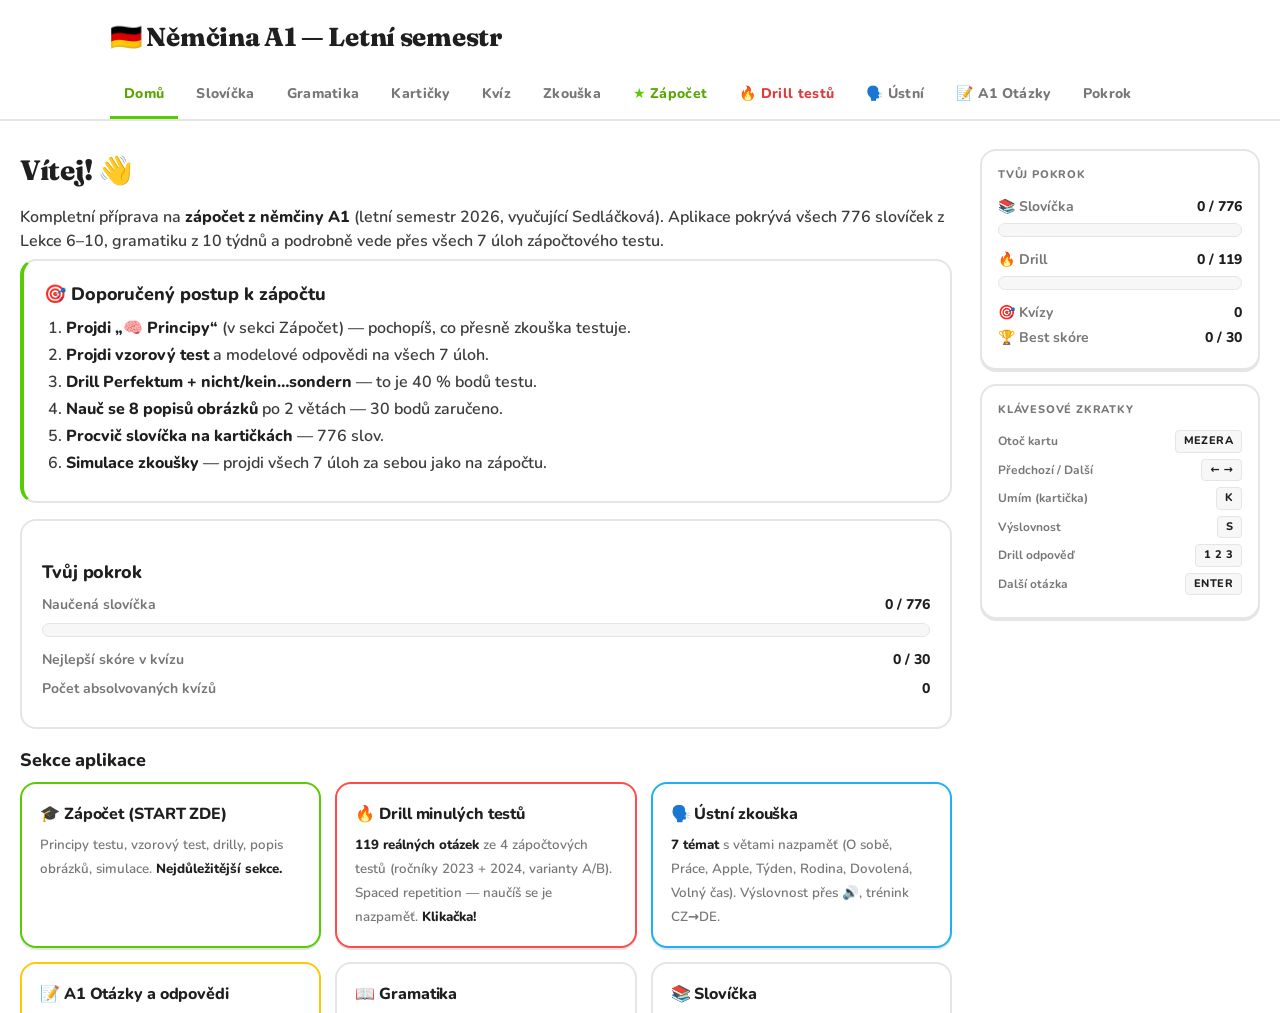
<file: index.html>
<!DOCTYPE html>
<html lang="cs">
<head>
<meta charset="UTF-8">
<meta http-equiv="refresh" content="0; url=./app/">
<link rel="canonical" href="./app/">
<title>Němčina A1 — Příprava na zkoušku</title>
<style>
  body{font-family:system-ui,sans-serif;background:#fff;color:#3C3C3C;display:flex;align-items:center;justify-content:center;min-height:100vh;margin:0;text-align:center;padding:20px}
  a{color:#58A700;font-weight:800;text-decoration:none;border-bottom:2px solid #58CC02;padding:4px 0}
</style>
</head>
<body>
<div>
  <p>Přesměrovávám na aplikaci…</p>
  <p><a href="./app/">Pokud se nic nestane, klikni sem</a></p>
</div>
</body>
</html>
</file>
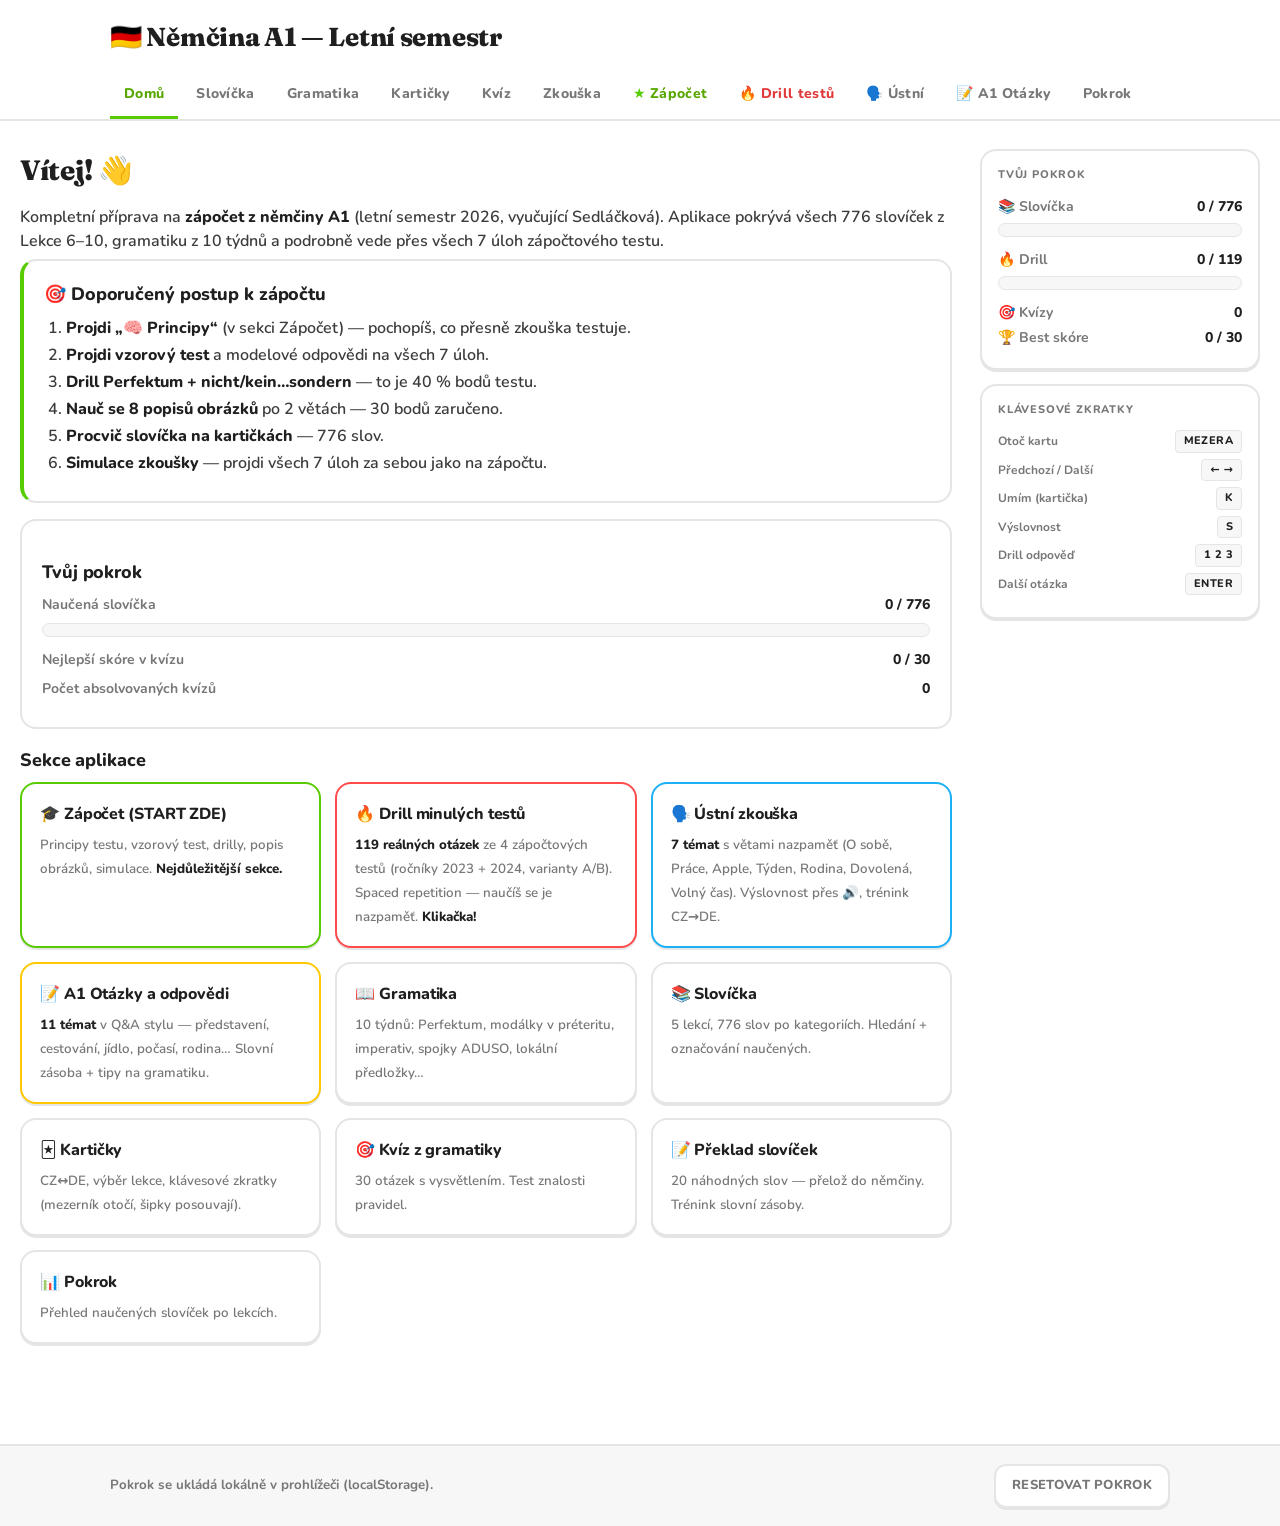
<file: app/index.html>
<!DOCTYPE html>
<html lang="cs">
<head>
<meta charset="UTF-8">
<meta name="viewport" content="width=device-width, initial-scale=1.0">
<title>Němčina A1 — Příprava na zkoušku</title>
<link rel="preconnect" href="https://fonts.googleapis.com">
<link rel="preconnect" href="https://fonts.gstatic.com" crossorigin>
<link href="https://fonts.googleapis.com/css2?family=Nunito:wght@600;700;800;900&family=Fraunces:wght@600;800&display=swap" rel="stylesheet">
<link rel="stylesheet" href="style.css">
</head>
<body>
<header>
  <div class="wrap">
    <h1>🇩🇪 Němčina A1 — Letní semestr</h1>
    <nav id="mainNav">
      <button data-view="home" class="active">Domů</button>
      <button data-view="vocab">Slovíčka</button>
      <button data-view="grammar">Gramatika</button>
      <button data-view="flashcards">Kartičky</button>
      <button data-view="quiz">Kvíz</button>
      <button data-view="exam">Zkouška</button>
      <button data-view="test">Zápočet</button>
      <button data-view="drill">🔥 Drill testů</button>
      <button data-view="oral">🗣️ Ústní</button>
      <button data-view="prepa1">📝 A1 Otázky</button>
      <button data-view="progress">Pokrok</button>
    </nav>
  </div>
</header>

<div class="layout">
  <main id="app"></main>
  <aside class="rail" id="rail">
    <div class="widget">
      <h4>Tvůj pokrok</h4>
      <div class="rail-stat"><span>📚 Slovíčka</span><b id="rail-vocab">— / —</b></div>
      <div class="bar"><div class="bar-fill" id="rail-vocab-bar" style="width:0%"></div></div>
      <div class="rail-stat"><span>🔥 Drill</span><b id="rail-drill">— / —</b></div>
      <div class="bar"><div class="bar-fill" id="rail-drill-bar" style="width:0%"></div></div>
      <div class="rail-stat"><span>🎯 Kvízy</span><b id="rail-quizzes">0</b></div>
      <div class="rail-stat"><span>🏆 Best skóre</span><b id="rail-best">0 / 0</b></div>
    </div>
    <div class="widget">
      <h4>Klávesové zkratky</h4>
      <div class="rail-kbd"><span>Otoč kartu</span><kbd>Mezera</kbd></div>
      <div class="rail-kbd"><span>Předchozí / Další</span><kbd>← →</kbd></div>
      <div class="rail-kbd"><span>Umím (kartička)</span><kbd>K</kbd></div>
      <div class="rail-kbd"><span>Výslovnost</span><kbd>S</kbd></div>
      <div class="rail-kbd"><span>Drill odpověď</span><kbd>1 2 3</kbd></div>
      <div class="rail-kbd"><span>Další otázka</span><kbd>Enter</kbd></div>
    </div>
  </aside>
</div>

<footer>
  <div class="wrap">
    <small>Pokrok se ukládá lokálně v prohlížeči (localStorage).</small>
    <button id="resetBtn" class="ghost">Resetovat pokrok</button>
  </div>
</footer>

<script src="data.js"></script>
<script src="app.js"></script>
</body>
</html>
</file>
<file: app/style.css>
/* ==========================================================================
   Němčina A1 — Duolingo-style hybrid (light theme)
   ========================================================================== */

* { box-sizing: border-box; }

:root {
  /* — Surfaces — */
  --bg:        #FFFFFF;
  --bg-soft:   #F7F7F7;
  --panel:     #FFFFFF;
  --panel-2:   #F7F7F7;        /* alias for app.js compatibility */
  --border:    #E5E5E5;
  --line-soft: #EFEFEF;

  /* — Text — */
  --text:   #3C3C3C;
  --strong: #1F1F1F;
  --muted:  #777777;
  --faint:  #AFAFAF;

  /* — Brand — */
  --accent:        #58CC02;    /* primary green */
  --accent-shade:  #58A700;
  --accent-tint:   #D7FFB8;
  --accent-2:      #FF4B4B;    /* drill / wrong */
  --accent-2-shade:#E03A3A;
  --accent-2-tint: #FFDFE0;

  --blue:       #1CB0F6;
  --blue-shade: #1899D6;
  --blue-tint:  #DDF4FF;

  --gold:       #FFC800;
  --gold-shade: #E0AB00;

  /* — Semantic — */
  --ok:  #58A700;
  --err: #E03A3A;

  /* — Type — */
  --font:         'Nunito', system-ui, -apple-system, BlinkMacSystemFont, "Segoe UI", Roboto, sans-serif;
  --font-display: 'Fraunces', Georgia, serif;

  /* — Radii — */
  --r-sm: 8px;
  --r:    12px;
  --r-md: 16px;
  --r-lg: 20px;
  --r-pill: 999px;
}

html, body {
  margin: 0; padding: 0;
  background: var(--bg);
  color: var(--text);
  font-family: var(--font);
  font-weight: 600;
  font-size: 16px;
  line-height: 1.5;
  -webkit-font-smoothing: antialiased;
}

.wrap { max-width: 1100px; margin: 0 auto; padding: 0 20px; }

/* ============================================================
   Header (white, sticky, brand + tab nav)
   ============================================================ */
header {
  background: var(--bg);
  border-bottom: 2px solid var(--border);
  padding: 18px 0 0;
  position: sticky; top: 0; z-index: 10;
}
header h1 {
  margin: 0 0 14px;
  font-family: var(--font-display);
  font-size: 26px;
  font-weight: 800;
  letter-spacing: -0.3px;
  color: var(--strong);
}

/* tab nav */
nav {
  display: flex; gap: 4px; flex-wrap: wrap;
  border-bottom: 0;
  padding-bottom: 0;
}
nav button {
  background: transparent;
  color: var(--muted);
  border: 0;
  padding: 12px 14px;
  font: inherit;
  font-weight: 800;
  cursor: pointer;
  border-bottom: 3px solid transparent;
  border-radius: 0;
  transition: color .12s, background .12s, border-color .12s;
  font-size: 14px;
  letter-spacing: 0.3px;
}
nav button:hover { color: var(--strong); background: var(--bg-soft); }
nav button.active {
  color: var(--accent-shade);
  border-bottom-color: var(--accent);
}
nav button[data-view="test"] { color: var(--accent-shade); }
nav button[data-view="test"].active { color: var(--accent-shade); }
nav button[data-view="test"]::before { content: "★ "; color: var(--accent); }
nav button[data-view="drill"] { color: var(--accent-2-shade); }
nav button[data-view="drill"].active {
  color: var(--accent-2-shade);
  border-bottom-color: var(--accent-2);
}

/* ============================================================
   Layout — main + right rail (rail hidden < 1080)
   ============================================================ */
.layout {
  display: grid;
  grid-template-columns: 1fr 280px;
  gap: 28px;
  padding: 28px 20px 60px;
  max-width: 1300px;
  margin: 0 auto;
  align-items: start;
}
.layout > main { min-width: 0; }
.rail {
  position: sticky; top: 100px;
  display: flex; flex-direction: column; gap: 14px;
}
@media (max-width: 1080px) {
  .layout { grid-template-columns: 1fr; max-width: 1100px; }
  .rail { display: none; }
}

main { min-height: 70vh; }

/* ============================================================
   Typography
   ============================================================ */
h2 {
  font-family: var(--font-display);
  font-size: 28px;
  font-weight: 800;
  margin: 0 0 14px;
  color: var(--strong);
  letter-spacing: -0.3px;
}
h3 {
  font-size: 18px;
  font-weight: 800;
  margin: 18px 0 8px;
  color: var(--strong);
  letter-spacing: -0.1px;
}
h4 {
  font-size: 15px;
  font-weight: 800;
  margin: 12px 0 6px;
  color: var(--blue-shade);
  letter-spacing: 0;
}
p { margin: 6px 0; }
ul, ol { margin: 6px 0; padding-left: 22px; }
li { margin: 3px 0; }
b { color: var(--strong); font-weight: 800; }
small { color: var(--muted); font-weight: 600; }

table { border-collapse: collapse; margin: 10px 0; width: 100%; max-width: 700px; }
th, td {
  border: 1px solid var(--border);
  padding: 9px 12px; text-align: left; vertical-align: top;
}
th {
  background: var(--bg-soft);
  color: var(--muted);
  font-weight: 800;
  text-transform: uppercase;
  letter-spacing: 0.8px;
  font-size: 12px;
}

/* ============================================================
   Cards & tiles
   ============================================================ */
.card {
  background: var(--panel);
  border: 2px solid var(--border);
  border-radius: var(--r-md);
  padding: 20px;
  margin-bottom: 16px;
}
.grid {
  display: grid;
  grid-template-columns: repeat(auto-fit, minmax(260px, 1fr));
  gap: 14px;
}
.tile {
  background: var(--panel);
  border: 2px solid var(--border);
  border-radius: var(--r-md);
  padding: 18px;
  cursor: pointer;
  transition: transform .12s, border-color .12s, box-shadow .12s;
  box-shadow: 0 2px 0 var(--border);
}
.tile:hover {
  border-color: var(--accent);
  transform: translateY(-2px);
  box-shadow: 0 4px 0 var(--accent-shade);
}
.tile h3 {
  margin: 0 0 6px;
  color: var(--strong);
  font-size: 16px;
}
.tile small { color: var(--muted); font-weight: 600; }

/* ============================================================
   Buttons (chunky 3D press)
   ============================================================ */
button.primary, .btn {
  background: var(--accent);
  color: #fff;
  border: 0;
  padding: 12px 20px;
  border-radius: var(--r);
  cursor: pointer;
  font-weight: 800;
  font: inherit;
  font-size: 14px;
  letter-spacing: 0.5px;
  text-transform: uppercase;
  transition: filter .1s, transform .05s;
  box-shadow: 0 4px 0 var(--accent-shade);
}
button.primary:hover, .btn:hover { filter: brightness(1.05); }
button.primary:active, .btn:active {
  transform: translateY(2px);
  box-shadow: 0 2px 0 var(--accent-shade);
}
button.primary:disabled, .btn:disabled {
  background: #E5E5E5 !important;
  color: var(--faint) !important;
  box-shadow: 0 4px 0 var(--border) !important;
  cursor: not-allowed;
  filter: none;
}

button.ghost {
  background: var(--bg);
  color: var(--muted);
  border: 2px solid var(--border);
  padding: 10px 16px;
  border-radius: var(--r);
  cursor: pointer;
  font: inherit;
  font-weight: 800;
  font-size: 13px;
  letter-spacing: 0.3px;
  text-transform: uppercase;
  box-shadow: 0 2px 0 var(--border);
  transition: filter .1s, transform .05s, background .12s;
}
button.ghost:hover { background: var(--bg-soft); color: var(--strong); }
button.ghost:active { transform: translateY(2px); box-shadow: 0 0 0 var(--border); }

/* ============================================================
   Vocab — pills + search + table
   ============================================================ */
.lesson-nav {
  display: flex; gap: 8px; flex-wrap: wrap;
  margin-bottom: 16px;
}
.lesson-nav button {
  background: var(--bg);
  color: var(--muted);
  border: 2px solid var(--border);
  padding: 8px 16px;
  border-radius: var(--r-pill);
  cursor: pointer;
  font: inherit;
  font-weight: 800;
  font-size: 13px;
  letter-spacing: 0.4px;
  text-transform: uppercase;
  box-shadow: 0 2px 0 var(--border);
  transition: filter .1s, background .12s;
}
.lesson-nav button:hover { background: var(--bg-soft); }
.lesson-nav button.active {
  background: var(--blue);
  color: #fff;
  border-color: var(--blue);
  box-shadow: 0 2px 0 var(--blue-shade);
}

.search {
  width: 100%; max-width: 420px;
  background: var(--bg-soft);
  border: 2px solid var(--border);
  color: var(--text);
  padding: 11px 16px;
  border-radius: var(--r-pill);
  font: inherit;
  font-weight: 700;
  margin-bottom: 14px;
  transition: background .12s, border-color .12s;
}
.search:focus {
  outline: none;
  background: var(--bg);
  border-color: var(--blue);
}

.vocab-table {
  width: 100%;
  border-collapse: separate; border-spacing: 0;
  background: var(--panel);
  border-radius: var(--r-md);
  border: 2px solid var(--border);
  overflow: hidden;
  margin-top: 8px;
}
.vocab-table th {
  background: var(--bg-soft);
  text-align: left;
  padding: 12px 14px;
  color: var(--muted);
  font-size: 11px;
  font-weight: 800;
  text-transform: uppercase;
  letter-spacing: 0.8px;
  border: 0;
  border-bottom: 2px solid var(--border);
}
.vocab-table td {
  padding: 11px 14px;
  border: 0;
  border-top: 1px solid var(--line-soft);
  font-size: 15px;
}
.vocab-table tr:first-child td { border-top: 0; }
.vocab-table .de { color: var(--strong); font-weight: 800; }
.vocab-table .cs { color: var(--muted); font-weight: 700; }
.vocab-table tr.known { opacity: .55; }

.know-btn {
  background: var(--bg);
  border: 2px solid var(--border);
  color: var(--muted);
  padding: 4px 10px;
  border-radius: var(--r-sm);
  cursor: pointer;
  font: inherit;
  font-weight: 800;
  font-size: 11px;
  letter-spacing: 0.4px;
  text-transform: uppercase;
  box-shadow: 0 2px 0 var(--border);
  transition: filter .1s;
}
.know-btn:hover { background: var(--bg-soft); }
.know-btn.on {
  background: var(--accent);
  border-color: var(--accent);
  color: #fff;
  box-shadow: 0 2px 0 var(--accent-shade);
}

/* ============================================================
   Grammar — accordion
   ============================================================ */
.acc {
  background: var(--panel);
  border: 2px solid var(--border);
  border-radius: var(--r-md);
  margin-bottom: 10px;
  overflow: hidden;
  box-shadow: 0 2px 0 var(--border);
}
.acc-h {
  padding: 14px 18px;
  background: var(--bg);
  cursor: pointer;
  display: flex; justify-content: space-between; align-items: center;
  font-weight: 800;
  font-size: 15px;
  color: var(--strong);
  transition: background .12s;
}
.acc-h:hover { background: var(--bg-soft); color: var(--accent-shade); }
.acc-b {
  padding: 16px 20px 18px;
  display: none;
  border-top: 2px solid var(--line-soft);
  background: var(--bg);
}
.acc.open .acc-b { display: block; }
.acc.open .acc-h { color: var(--accent-shade); }

/* ============================================================
   Flashcards
   ============================================================ */
.flash-wrap { max-width: 620px; margin: 0 auto; }
.flash-card {
  perspective: 1200px;
  height: 280px;
  margin: 20px 0;
  cursor: pointer;
}
.flash-inner {
  position: relative; width: 100%; height: 100%;
  transition: transform .5s;
  transform-style: preserve-3d;
}
.flash-inner.flipped { transform: rotateY(180deg); }
.flash-front, .flash-back {
  position: absolute; inset: 0;
  backface-visibility: hidden;
  display: flex; align-items: center; justify-content: center;
  border-radius: var(--r-lg);
  padding: 30px;
  font-family: var(--font-display);
  font-size: 32px;
  font-weight: 800;
  text-align: center;
  border: 2px solid var(--border);
  box-shadow: 0 6px 0 var(--border);
  letter-spacing: -0.3px;
}
.flash-front {
  background: var(--bg);
  color: var(--strong);
}
.flash-back {
  background: var(--blue-tint);
  border-color: var(--blue);
  color: var(--blue-shade);
  box-shadow: 0 6px 0 var(--blue-shade);
  transform: rotateY(180deg);
}
.flash-meta {
  text-align: center;
  color: var(--muted);
  font-size: 13px;
  font-weight: 800;
  margin-bottom: 10px;
  text-transform: uppercase;
  letter-spacing: 0.6px;
}
.flash-controls {
  display: flex; gap: 10px;
  justify-content: center; flex-wrap: wrap;
  margin-top: 14px;
}
.flash-opts {
  display: flex; gap: 16px;
  justify-content: center; flex-wrap: wrap; align-items: center;
  margin-bottom: 16px;
  font-size: 13px;
  color: var(--muted);
  font-weight: 800;
  text-transform: uppercase;
  letter-spacing: 0.5px;
}
.flash-opts label { cursor: pointer; display: flex; align-items: center; gap: 6px; }
.flash-opts select {
  background: var(--bg);
  color: var(--strong);
  border: 2px solid var(--border);
  box-shadow: 0 2px 0 var(--border);
  padding: 6px 10px;
  border-radius: var(--r-sm);
  font: inherit;
  font-weight: 800;
  font-size: 12px;
  text-transform: uppercase;
}

/* ============================================================
   Quiz / Drill — options + feedback
   ============================================================ */
.quiz-q {
  font-family: var(--font-display);
  font-size: 22px;
  font-weight: 800;
  margin-bottom: 16px;
  color: var(--strong);
  letter-spacing: -0.2px;
}
.opt {
  display: block; width: 100%;
  text-align: left;
  background: var(--bg);
  color: var(--strong);
  border: 2px solid var(--border);
  border-radius: var(--r);
  padding: 13px 16px;
  margin-bottom: 8px;
  cursor: pointer;
  font: inherit;
  font-weight: 800;
  font-size: 15px;
  box-shadow: 0 2px 0 var(--border);
  transition: background .1s, border-color .1s;
}
.opt:hover {
  background: var(--bg-soft);
  border-color: var(--blue);
}
.opt.correct {
  background: var(--accent-tint);
  border-color: var(--accent);
  color: var(--accent-shade);
  box-shadow: 0 2px 0 var(--accent-shade);
}
.opt.wrong {
  background: var(--accent-2-tint);
  border-color: var(--accent-2);
  color: var(--accent-2-shade);
  box-shadow: 0 2px 0 var(--accent-2-shade);
}
.opt.disabled { cursor: default; }

.expl {
  background: var(--bg-soft);
  border-left: 4px solid var(--blue);
  padding: 12px 16px;
  border-radius: var(--r-sm);
  margin-top: 10px;
  color: var(--text);
  font-size: 14px;
  font-weight: 700;
  line-height: 1.55;
}
.expl.ok  { background: var(--accent-tint);   border-left-color: var(--accent); }
.expl.bad { background: var(--accent-2-tint); border-left-color: var(--accent-2); }

.quiz-prog {
  color: var(--muted);
  font-size: 13px;
  font-weight: 800;
  margin-bottom: 14px;
  text-transform: uppercase;
  letter-spacing: 0.5px;
}

/* ============================================================
   Progress bar
   ============================================================ */
.bar {
  background: var(--bg-soft);
  height: 14px;
  border-radius: var(--r-pill);
  overflow: hidden;
  margin: 6px 0 12px;
  border: 1px solid var(--border);
}
.bar-fill {
  height: 100%;
  background: var(--accent);
  border-radius: var(--r-pill);
  transition: width .5s;
  position: relative;
}
.bar-fill::after {
  content: '';
  position: absolute;
  top: 3px; left: 6px; right: 6px;
  height: 3px;
  background: rgba(255,255,255,0.45);
  border-radius: 2px;
}
.stat {
  display: flex; justify-content: space-between;
  margin: 8px 0;
  font-size: 14px;
  font-weight: 800;
  color: var(--strong);
}
.stat span { color: var(--muted); font-weight: 700; }
.stat b { color: var(--strong); font-weight: 800; }

/* ============================================================
   Exam input (textarea / input)
   ============================================================ */
.exam-input {
  width: 100%;
  background: var(--bg-soft);
  border: 2px solid var(--border);
  color: var(--strong);
  padding: 12px 16px;
  border-radius: var(--r);
  font: inherit;
  font-weight: 700;
  font-size: 16px;
  margin: 10px 0;
  transition: background .12s, border-color .12s;
}
.exam-input:focus {
  outline: none;
  background: var(--bg);
  border-color: var(--blue);
}

/* ============================================================
   Right rail widgets
   ============================================================ */
.widget {
  background: var(--panel);
  border: 2px solid var(--border);
  border-radius: var(--r-md);
  padding: 16px;
  box-shadow: 0 2px 0 var(--border);
}
.widget h4 {
  margin: 0 0 12px;
  font-size: 11px;
  color: var(--muted);
  text-transform: uppercase;
  letter-spacing: 0.8px;
  display: flex; justify-content: space-between; align-items: center;
}
.rail-stat {
  display: flex; justify-content: space-between;
  font-size: 14px;
  font-weight: 800;
  color: var(--strong);
  margin: 4px 0;
}
.rail-stat span { color: var(--muted); font-weight: 700; }
.rail-stat b { color: var(--strong); font-weight: 800; }
.rail-kbd {
  display: flex; justify-content: space-between; align-items: center;
  margin: 6px 0;
  font-size: 12px;
  font-weight: 700;
  color: var(--muted);
}
.rail-kbd kbd {
  background: var(--bg-soft);
  border: 1px solid var(--border);
  border-radius: 4px;
  padding: 2px 8px;
  font: inherit;
  font-size: 11px;
  font-weight: 800;
  color: var(--strong);
  text-transform: uppercase;
  letter-spacing: 0.4px;
}

/* ============================================================
   Footer
   ============================================================ */
footer {
  border-top: 2px solid var(--border);
  padding: 18px 0;
  margin-top: 40px;
  background: var(--bg-soft);
}
footer .wrap {
  display: flex; justify-content: space-between; align-items: center;
  gap: 14px; flex-wrap: wrap;
}
footer small {
  color: var(--muted);
  font-weight: 700;
}

/* ============================================================
   Drill — mobile-first multiple-choice
   ============================================================ */

/* — Mode picker home — */
.drill-stats { margin-bottom: 16px; }
.drill-mode-stack {
  display: flex; flex-direction: column;
  gap: 10px; margin: 16px 0;
}
.drill-cta {
  display: flex !important;
  flex-direction: column; align-items: center; gap: 4px;
  width: 100%;
  padding: 16px 20px !important;
  font-size: 15px !important;
  text-transform: uppercase;
  border-radius: var(--r);
}
.drill-cta-secondary {
  background: var(--blue);
  box-shadow: 0 4px 0 var(--blue-shade);
}
.drill-cta-secondary:active { box-shadow: 0 2px 0 var(--blue-shade); }
.drill-cta-sub {
  font-size: 10.5px;
  font-weight: 700;
  letter-spacing: 0.6px;
  opacity: 0.9;
  text-transform: uppercase;
}
.drill-mode-row {
  display: flex; gap: 10px; flex-wrap: wrap;
}
.drill-mode-btn {
  color: #fff !important;
  flex: 1; min-width: 110px;
  font-size: 12px !important;
  padding: 11px 14px !important;
}
.drill-details { margin: 18px 0 8px; }
.drill-details summary {
  cursor: pointer;
  padding: 11px 16px;
  background: var(--bg-soft);
  border: 2px solid var(--border);
  border-radius: var(--r);
  font-weight: 800;
  font-size: 12px;
  text-transform: uppercase;
  letter-spacing: 0.6px;
  color: var(--muted);
  list-style: none;
  user-select: none;
}
.drill-details summary::before { content: "▾  "; color: var(--faint); }
.drill-details[open] summary { background: var(--bg); color: var(--strong); }
.drill-details[open] summary::before { content: "▴  "; color: var(--accent-shade); }
.drill-details summary::-webkit-details-marker { display: none; }

/* — Question stage — */
.drill-stage { display: flex; flex-direction: column; }
.drill-topbar {
  margin-bottom: 14px;
  padding-bottom: 10px;
  border-bottom: 2px solid var(--line-soft);
}
.drill-progress-row {
  display: flex; align-items: center; gap: 12px;
  margin-bottom: 8px;
}
.drill-progress-bar { flex: 1; margin: 0; }
.drill-streak {
  display: inline-flex; align-items: center; gap: 5px;
  background: var(--bg-soft);
  border: 2px solid var(--border);
  border-radius: var(--r-pill);
  padding: 4px 12px;
  font-size: 13px;
  font-weight: 800;
  color: var(--muted);
  flex-shrink: 0;
  transition: all .2s;
}
.drill-streak b { color: var(--muted); font-weight: 800; }
.drill-streak.active {
  background: #FFF7D6;
  border-color: var(--gold);
  color: var(--gold-shade);
  transform: scale(1.05);
}
.drill-streak.active b { color: var(--gold-shade); }
.drill-meta-row {
  display: flex; align-items: center; gap: 6px; flex-wrap: wrap;
  font-size: 11px;
  font-weight: 800;
  color: var(--muted);
  text-transform: uppercase;
  letter-spacing: 0.5px;
}
.drill-meta-row .dot { color: var(--faint); }

/* — Question card — */
.drill-question-card {
  background: var(--panel);
  border: 2px solid var(--border);
  border-radius: var(--r-md);
  padding: 18px 20px;
  margin-bottom: 14px;
  box-shadow: 0 2px 0 var(--border);
}
.drill-question-meta {
  font-size: 11px;
  font-weight: 800;
  color: var(--muted);
  text-transform: uppercase;
  letter-spacing: 0.6px;
  margin-bottom: 6px;
}
.drill-mastery-pill {
  display: inline-block;
  padding: 3px 10px;
  border-radius: var(--r-pill);
  font-size: 10.5px;
  font-weight: 800;
  text-transform: uppercase;
  letter-spacing: 0.4px;
  margin-bottom: 12px;
}
.drill-mastery-pill.fresh { background: var(--blue-tint); color: var(--blue-shade); }
.drill-mastery-pill.streak1 { background: #FFF4D9; color: var(--gold-shade); }
.drill-mastery-pill.mastered { background: var(--accent-tint); color: var(--accent-shade); }

.drill-question {
  font-family: var(--font-display);
  font-size: 22px;
  font-weight: 800;
  line-height: 1.4;
  color: var(--strong);
  letter-spacing: -0.2px;
  margin: 0;
}
.drill-blank {
  color: var(--accent);
  letter-spacing: 2px;
  font-family: var(--font);
}

/* — Options (full-width chunky) — */
.drill-options {
  display: flex; flex-direction: column;
  gap: 10px;
  margin-top: 4px;
}
.drill-opt {
  display: flex !important;
  align-items: center;
  gap: 14px;
  padding: 14px 16px !important;
  font-size: 16px !important;
  min-height: 60px;
  margin-bottom: 0 !important;
  text-align: left;
  text-transform: none;
  letter-spacing: 0;
}
.drill-opt-num {
  display: grid; place-items: center;
  width: 32px; height: 32px;
  background: var(--bg-soft);
  border: 2px solid var(--border);
  border-radius: var(--r-sm);
  font-size: 14px;
  font-weight: 800;
  color: var(--muted);
  flex-shrink: 0;
  transition: all .15s;
}
.drill-opt-text { flex: 1; line-height: 1.4; }
.drill-opt.correct .drill-opt-num {
  background: var(--accent);
  border-color: var(--accent);
  color: #fff;
}
.drill-opt.wrong .drill-opt-num {
  background: var(--accent-2);
  border-color: var(--accent-2);
  color: #fff;
}

/* — Feedback — */
.drill-feedback { margin-top: 14px; }
.drill-feedback-box { font-size: 14px; line-height: 1.55; }
.drill-feedback-head {
  font-size: 16px;
  margin-bottom: 6px;
  display: flex; flex-wrap: wrap; gap: 8px;
  align-items: baseline;
}
.drill-cheer {
  display: inline-block;
  font-size: 13px;
  font-weight: 700;
  color: var(--muted);
}
.expl.ok .drill-cheer { color: var(--accent-shade); }
.expl.bad .drill-cheer { color: var(--accent-2-shade); }
.drill-feedback-correct { margin: 6px 0; font-size: 14px; font-weight: 800; color: var(--strong); }
.drill-feedback-expl { color: var(--text); font-weight: 700; }

/* — Bohatší feedback při chybě (psychologie učení) — */
.drill-feedback-sentence {
  margin: 10px 0 8px;
  padding: 10px 12px;
  background: rgba(255,255,255,.7);
  border-radius: var(--r-sm);
  border: 1px solid rgba(0,0,0,.06);
}
.drill-feedback-sentence-de {
  font-size: 15px;
  font-weight: 800;
  color: var(--strong);
  line-height: 1.5;
}
.drill-answer-fill {
  background: var(--accent-tint);
  color: var(--accent-shade);
  padding: 1px 6px;
  border-radius: 6px;
  border-bottom: 2px solid var(--accent);
  font-weight: 900;
}
.drill-feedback-cz {
  margin-top: 6px;
  font-size: 14px;
  color: var(--muted);
  font-weight: 600;
  font-style: italic;
  line-height: 1.45;
}
.drill-feedback-cz-flag { font-style: normal; margin-right: 4px; }
.drill-feedback-why {
  margin-top: 8px;
  padding: 8px 12px;
  background: rgba(255,255,255,.55);
  border-left: 3px solid var(--blue);
  border-radius: 4px;
  font-size: 14px;
  font-weight: 700;
  color: var(--text);
  line-height: 1.5;
}
.drill-feedback-why-label {
  display: inline-block;
  margin-right: 4px;
  color: var(--blue-shade);
  font-weight: 900;
}
.drill-master-pop {
  margin-top: 10px;
  padding: 8px 12px;
  background: var(--gold);
  color: #4B3A00;
  border-radius: var(--r-sm);
  font-size: 12px;
  font-weight: 800;
  text-align: center;
  text-transform: uppercase;
  letter-spacing: 0.5px;
  animation: drill-popin .4s ease;
}
@keyframes drill-popin {
  from { transform: scale(0.85); opacity: 0; }
  to   { transform: scale(1);    opacity: 1; }
}

/* — Action bar — */
.drill-actions {
  display: flex; gap: 10px;
  margin-top: 16px;
  flex-wrap: nowrap;
}
.drill-back-btn, .drill-skip-btn { flex: 0 0 auto; }
.drill-next-btn { flex: 1; min-width: 140px; position: relative; overflow: hidden; }
.drill-next-auto { background: var(--accent); box-shadow: 0 4px 0 var(--accent-shade); }
.drill-auto-bar {
  position: absolute;
  bottom: 0; left: 0;
  height: 3px;
  background: rgba(255,255,255,0.85);
  border-radius: 2px;
  animation: drill-shrink 1.2s linear forwards;
}
@keyframes drill-shrink {
  from { width: 100%; }
  to   { width: 0%; }
}

/* — End-of-session view — */
.drill-end { padding: 8px 0; }
.drill-end-score { text-align: center; margin: 18px 0 24px; }
.drill-end-num {
  font-family: var(--font-display);
  font-size: 64px;
  font-weight: 800;
  letter-spacing: -2px;
  line-height: 1;
}
.drill-end-lbl {
  font-size: 12px;
  font-weight: 800;
  color: var(--muted);
  text-transform: uppercase;
  letter-spacing: 0.8px;
  margin-top: 4px;
}
.drill-actions-stack {
  display: flex; flex-direction: column;
  gap: 10px;
  margin-top: 16px;
}
.drill-actions-stack .drill-cta { padding: 14px 20px !important; font-size: 14px !important; }

/* ============================================================
   Mobile
   ============================================================ */
@media (max-width: 600px) {
  header h1 { font-size: 22px; }
  nav button { padding: 10px 10px; font-size: 12px; }
  .layout { padding: 20px 14px 80px; gap: 16px; }
  h2 { font-size: 24px; }
  .flash-card { height: 240px; }
  .flash-front, .flash-back { font-size: 24px; padding: 22px; }
  .quiz-q { font-size: 18px; }

  /* Drill mobile tweaks */
  .drill-question { font-size: 19px; }
  .drill-question-card { padding: 16px; }
  .drill-opt { font-size: 15px !important; padding: 13px 14px !important; min-height: 56px; }
  .drill-opt-num { width: 28px; height: 28px; font-size: 13px; }
  .drill-actions {
    position: sticky; bottom: 0;
    background: var(--bg);
    padding: 12px 0;
    margin: 14px -14px 0;
    padding-left: 14px; padding-right: 14px;
    border-top: 2px solid var(--line-soft);
    z-index: 5;
  }
  .drill-back-btn, .drill-skip-btn { padding: 10px 12px !important; font-size: 11px !important; }
  .drill-next-btn { font-size: 14px !important; }
  .drill-end-num { font-size: 56px; }
  .drill-mode-row { flex-direction: column; }
  .drill-mode-btn { width: 100%; }

  /* Oral mobile */
  .oral-topic-card { padding: 14px !important; }
  .oral-topic-emoji { font-size: 36px !important; }
  .oral-train-cz { font-size: 22px !important; }
  .oral-train-de { font-size: 19px !important; }
  .oral-row { padding: 12px !important; }
  .oral-row-de { font-size: 15px !important; }
  .oral-row-cz { font-size: 13px !important; }
  .oral-row-actions { flex-wrap: wrap; gap: 6px !important; }
  .oral-mode-tabs { flex-wrap: wrap; }
  .oral-mode-tab { flex: 1 1 calc(50% - 4px) !important; }
}

/* ============================================================
   ÚSTNÍ ZKOUŠKA
   ============================================================ */

.oral-overall { padding: 14px 16px; }

.oral-topics {
  display: flex; flex-direction: column;
  gap: 10px;
}
.oral-topic-card {
  display: flex; align-items: center;
  gap: 14px;
  padding: 16px 18px;
  background: var(--panel);
  border: 2px solid var(--border);
  border-radius: var(--r-md);
  cursor: pointer;
  text-align: left;
  font-family: var(--font);
  transition: transform .1s, border-color .15s, box-shadow .15s;
  width: 100%;
}
.oral-topic-card:hover {
  border-color: var(--blue);
  box-shadow: 0 4px 0 var(--blue-tint);
  transform: translateY(-1px);
}
.oral-topic-emoji {
  font-size: 42px;
  line-height: 1;
  flex-shrink: 0;
}
.oral-topic-body { flex: 1; min-width: 0; }
.oral-topic-title {
  font-weight: 800;
  font-size: 17px;
  color: var(--strong);
}
.oral-topic-de {
  font-size: 13px;
  color: var(--muted);
  font-style: italic;
  margin-top: 2px;
}
.oral-topic-meta {
  font-size: 12px;
  color: var(--muted);
  margin-top: 6px;
  font-weight: 700;
}
.oral-topic-bar { margin-top: 6px; height: 6px; }
.oral-topic-go {
  font-size: 28px;
  color: var(--faint);
  font-weight: 700;
  flex-shrink: 0;
}

/* — Header v rámci tématu — */
.oral-header { margin-bottom: 14px; }
.oral-back {
  font-size: 12px !important;
  padding: 8px 12px !important;
  margin-bottom: 10px;
}
.oral-header-title {
  display: flex; align-items: center; gap: 12px;
  margin-bottom: 8px;
}
.oral-header-emoji { font-size: 38px; line-height: 1; }
.oral-header-h {
  font-family: var(--font-display);
  font-weight: 800;
  font-size: 26px;
  color: var(--strong);
  line-height: 1.1;
}
.oral-header-de {
  font-size: 14px;
  color: var(--muted);
  font-style: italic;
}
.oral-header-intro {
  font-size: 13px;
  color: var(--muted);
  margin: 6px 0 10px;
  line-height: 1.45;
}
.oral-header-progress { margin: 10px 0 14px; }
.oral-header-progress-txt {
  font-size: 12px;
  font-weight: 700;
  color: var(--muted);
  margin-top: 4px;
}
.oral-mode-tabs {
  display: flex; gap: 8px;
  margin-top: 4px;
}
.oral-mode-tab {
  flex: 1;
  padding: 10px 14px;
  background: var(--panel);
  border: 2px solid var(--border);
  border-radius: var(--r-sm);
  font-family: var(--font);
  font-weight: 800;
  font-size: 13px;
  color: var(--muted);
  cursor: pointer;
  transition: all .15s;
}
.oral-mode-tab:hover { border-color: var(--blue); color: var(--blue-shade); }
.oral-mode-tab.active {
  background: var(--blue-tint);
  border-color: var(--blue);
  color: var(--blue-shade);
}

/* — Browse mode (list) — */
.oral-actions-row {
  display: flex; gap: 8px;
  margin-bottom: 12px;
  flex-wrap: wrap;
}
.oral-play-all { flex: 1; }
.oral-list { display: flex; flex-direction: column; gap: 8px; }
.oral-row {
  display: flex; gap: 12px;
  padding: 14px 16px;
  background: var(--panel);
  border: 2px solid var(--border);
  border-radius: var(--r-sm);
  align-items: center;
  transition: background .2s, border-color .15s;
}
.oral-row.known {
  background: var(--accent-tint);
  border-color: var(--accent);
}
.oral-row.playing {
  background: var(--blue-tint);
  border-color: var(--blue);
  box-shadow: 0 0 0 4px rgba(28, 176, 246, 0.18);
}
.oral-row-num {
  width: 28px; height: 28px;
  border-radius: var(--r-pill);
  background: var(--bg-soft);
  color: var(--muted);
  font-weight: 800;
  font-size: 12px;
  display: flex; align-items: center; justify-content: center;
  flex-shrink: 0;
}
.oral-row.known .oral-row-num { background: var(--accent); color: #fff; }
.oral-row-body { flex: 1; min-width: 0; }
.oral-row-de {
  font-weight: 800;
  font-size: 16px;
  color: var(--strong);
  line-height: 1.4;
}
.oral-row-cz {
  font-size: 13px;
  color: var(--muted);
  font-style: italic;
  margin-top: 3px;
  line-height: 1.4;
}
.oral-row-actions {
  display: flex; gap: 6px;
  flex-shrink: 0;
  align-items: center;
}
.oral-play-btn {
  width: 40px; height: 40px;
  border-radius: var(--r-pill);
  background: var(--blue);
  color: #fff;
  border: none;
  font-size: 16px;
  cursor: pointer;
  font-family: var(--font);
  box-shadow: 0 3px 0 var(--blue-shade);
  transition: transform .08s;
}
.oral-play-btn:hover { transform: translateY(-1px); }
.oral-play-btn:active { transform: translateY(2px); box-shadow: 0 1px 0 var(--blue-shade); }
.oral-play-btn.oral-play-slow {
  background: var(--gold);
  box-shadow: 0 3px 0 var(--gold-shade);
}
.oral-play-btn.speaking {
  animation: oral-pulse 1.5s ease infinite;
}
@keyframes oral-pulse {
  0%, 100% { box-shadow: 0 3px 0 var(--blue-shade), 0 0 0 0 rgba(28,176,246,0.55); }
  50%      { box-shadow: 0 3px 0 var(--blue-shade), 0 0 0 10px rgba(28,176,246,0); }
}
.oral-know-btn {
  padding: 8px 14px;
  border-radius: var(--r-pill);
  background: var(--panel);
  border: 2px solid var(--border);
  font-weight: 800;
  font-size: 12px;
  color: var(--muted);
  cursor: pointer;
  font-family: var(--font);
}
.oral-know-btn:hover { border-color: var(--accent); color: var(--accent-shade); }
.oral-know-btn.on {
  background: var(--accent);
  border-color: var(--accent-shade);
  color: #fff;
  box-shadow: 0 3px 0 var(--accent-shade);
}

/* — Train mode — */
.oral-train-card {
  background: var(--panel);
  border: 2px solid var(--border);
  border-radius: var(--r-md);
  padding: 24px 22px;
  margin: 8px 0 16px;
  text-align: center;
  min-height: 220px;
  display: flex; flex-direction: column; justify-content: center;
}
.oral-train-progress {
  font-size: 12px;
  font-weight: 800;
  color: var(--muted);
  text-transform: uppercase;
  letter-spacing: 0.6px;
  margin-bottom: 14px;
}
.oral-train-label {
  font-size: 12px;
  font-weight: 800;
  color: var(--muted);
  text-transform: uppercase;
  letter-spacing: 0.5px;
  margin-bottom: 8px;
}
.oral-train-cz {
  font-family: var(--font-display);
  font-size: 26px;
  font-weight: 800;
  color: var(--strong);
  line-height: 1.3;
  margin-bottom: 8px;
}
.oral-train-hint {
  margin-top: 16px;
  font-size: 13px;
  color: var(--muted);
  font-style: italic;
}
.oral-train-reveal {
  margin-top: 18px;
  padding-top: 16px;
  border-top: 2px dashed var(--line-soft);
}
.oral-train-de-row {
  display: flex; align-items: center; justify-content: center;
  gap: 10px;
  flex-wrap: wrap;
}
.oral-train-de {
  font-size: 22px;
  font-weight: 800;
  color: var(--blue-shade);
  line-height: 1.3;
}
.oral-train-actions {
  display: flex; gap: 8px;
  flex-wrap: wrap;
}
.oral-train-cta { flex: 1 1 200px; padding: 14px 18px !important; font-size: 14px !important; }
.oral-train-skip { flex: 0 1 auto; padding: 12px 14px !important; font-size: 13px !important; }

/* ==========================================================================
   A1 PREP — Q&A z dokumentu „Nemcina zkouska priprava"
   ========================================================================== */
.prep-wrap { display: flex; flex-direction: column; gap: 16px; }

.prep-intro {
  background: linear-gradient(135deg, var(--gold) 0%, #FFE066 100%);
  color: #3C2B00;
  border-color: var(--gold-shade);
}
.prep-intro h2 { margin: 0 0 6px; font-family: var(--font-display); }
.prep-sub { font-size: 15px; font-weight: 700; opacity: 0.85; }
.prep-person { font-size: 13px; font-weight: 600; opacity: 0.7; margin-top: 4px; }

.prep-greeting { border-color: var(--blue); }
.prep-greeting h3 { margin: 0 0 4px; color: var(--blue-shade); }
.prep-greeting-hint { font-size: 13px; color: var(--muted); margin-bottom: 10px; }
.prep-greeting-list { display: flex; flex-direction: column; gap: 6px; margin-bottom: 12px; }

.prep-sent {
  display: flex; align-items: center; gap: 10px;
  background: var(--blue-tint);
  padding: 10px 12px;
  border-radius: var(--r);
  border: 1px solid var(--blue);
}
.prep-sent-de { flex: 1 1 50%; font-weight: 800; color: var(--strong); font-size: 15px; }
.prep-sent-cz { flex: 1 1 45%; font-weight: 600; color: var(--text); font-size: 13px; }

.prep-play-all {
  width: 100%;
  background: var(--blue);
  color: #fff;
  border: 0;
  padding: 12px;
  border-radius: var(--r);
  font-weight: 800;
  cursor: pointer;
  font-family: inherit;
  font-size: 15px;
}
.prep-play-all:hover { background: var(--blue-shade); }
.prep-play-all:disabled { opacity: 0.6; cursor: wait; }

.prep-section-h {
  margin: 4px 0 0;
  font-family: var(--font-display);
  color: var(--strong);
}

.prep-topics { display: flex; flex-direction: column; gap: 10px; }

.prep-topic {
  background: var(--panel);
  border: 2px solid var(--border);
  border-radius: var(--r-md);
  overflow: hidden;
}
.prep-topic[open] { border-color: var(--accent); }

.prep-topic-head {
  display: flex; align-items: center; gap: 10px;
  padding: 14px 16px;
  cursor: pointer;
  list-style: none;
  user-select: none;
  font-weight: 800;
}
.prep-topic-head::-webkit-details-marker { display: none; }
.prep-topic-head::after {
  content: "▾";
  margin-left: auto;
  color: var(--muted);
  transition: transform 0.2s;
}
.prep-topic[open] .prep-topic-head::after { transform: rotate(180deg); }

.prep-topic-emoji { font-size: 24px; }
.prep-topic-title { color: var(--strong); font-size: 16px; }
.prep-topic-de { color: var(--muted); font-size: 13px; font-weight: 600; }

.prep-topic-body {
  padding: 0 16px 16px;
  display: flex; flex-direction: column; gap: 14px;
  border-top: 1px solid var(--line-soft);
  padding-top: 14px;
}

.prep-qa {
  background: var(--bg-soft);
  padding: 12px 14px;
  border-radius: var(--r);
  border: 1px solid var(--border);
}
.prep-q { display: flex; gap: 10px; align-items: flex-start; margin-bottom: 8px; }
.prep-q-mark { font-size: 18px; line-height: 1.4; }
.prep-q-text { flex: 1; min-width: 0; }
.prep-q-de { font-weight: 800; color: var(--strong); font-size: 15px; }
.prep-q-cz { font-size: 12px; color: var(--muted); font-weight: 600; margin-top: 2px; }

.prep-a { display: flex; flex-direction: column; gap: 6px; padding-left: 28px; }
.prep-a-row {
  display: flex; gap: 8px; align-items: flex-start;
  background: var(--accent-tint);
  padding: 8px 10px;
  border-radius: var(--r-sm);
  border: 1px solid var(--accent);
}
.prep-a-arrow { color: var(--accent-shade); font-weight: 900; }
.prep-a-text { flex: 1; min-width: 0; }
.prep-a-de { font-weight: 800; color: var(--strong); font-size: 14px; }
.prep-a-cz { font-size: 12px; color: var(--text); font-weight: 600; margin-top: 2px; }

.prep-vocab {
  background: var(--bg-soft);
  border: 1px solid var(--border);
  border-radius: var(--r);
  padding: 12px;
}
.prep-vocab-title { font-weight: 800; margin-bottom: 8px; color: var(--strong); }
.prep-vocab-list { display: flex; flex-direction: column; gap: 4px; }
.prep-vocab-row {
  display: flex; gap: 10px; align-items: center;
  padding: 6px 8px;
  border-radius: var(--r-sm);
  background: var(--panel);
  border: 1px solid var(--line-soft);
}
.prep-vocab-de { flex: 1 1 50%; font-weight: 700; color: var(--strong); font-size: 14px; }
.prep-vocab-cz { flex: 1 1 45%; font-size: 13px; color: var(--text); font-weight: 600; }

.prep-conj {
  background: var(--blue-tint);
  border: 1px solid var(--blue);
  border-radius: var(--r);
  padding: 12px;
}
.prep-conj-title { font-weight: 800; color: var(--blue-shade); margin-bottom: 8px; }

.prep-tip {
  background: #FFF7D6;
  border: 1px solid var(--gold);
  border-radius: var(--r);
  padding: 10px 12px;
  font-size: 13px;
  color: #5A4500;
  font-weight: 600;
}

.prep-speak {
  flex: 0 0 auto;
  width: 36px; height: 36px;
  border-radius: 50%;
  border: 1px solid var(--border);
  background: var(--panel);
  cursor: pointer;
  font-size: 14px;
  display: inline-flex;
  align-items: center;
  justify-content: center;
  transition: all 0.15s;
}
.prep-speak:hover {
  background: var(--blue);
  border-color: var(--blue);
  transform: scale(1.05);
}

.prep-tips ul { margin: 0; padding-left: 20px; }
.prep-tips li { margin-bottom: 6px; font-size: 14px; }
.prep-final {
  margin-top: 12px;
  padding: 10px;
  background: var(--accent-tint);
  border-radius: var(--r);
  text-align: center;
  font-weight: 800;
  color: var(--accent-shade);
}

@media (max-width: 600px) {
  .prep-sent { flex-wrap: wrap; }
  .prep-sent-de, .prep-sent-cz { flex: 1 1 100%; }
  .prep-vocab-row { flex-wrap: wrap; }
  .prep-vocab-de, .prep-vocab-cz { flex: 1 1 100%; }
  .prep-a { padding-left: 12px; }
  .prep-topic-head { flex-wrap: wrap; }
  .prep-topic-de { flex: 1 1 100%; padding-left: 34px; }
}
</file>
